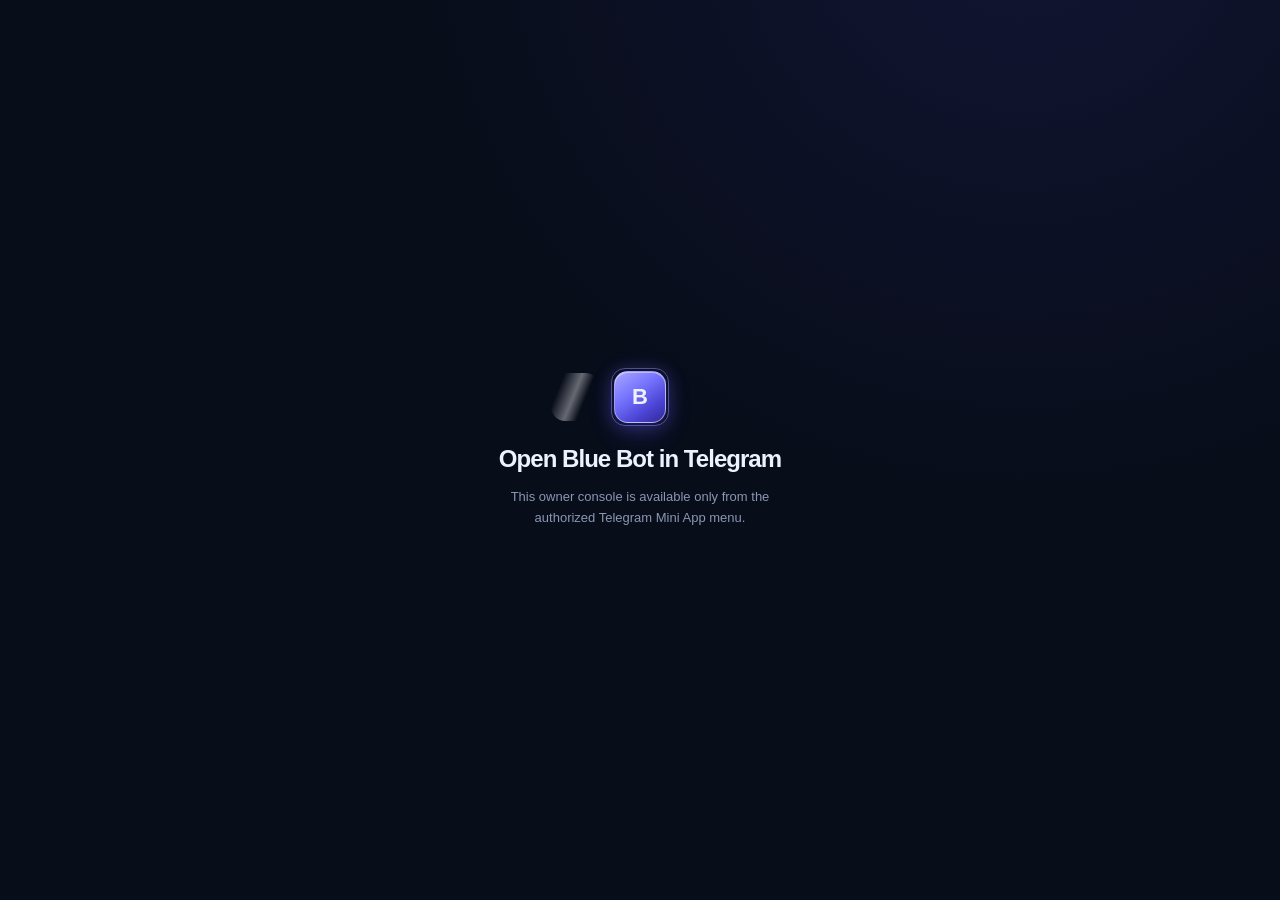
<file: admin/index.html>
<!doctype html>
<html lang="en">
<head>
  <meta charset="utf-8">
  <meta name="viewport" content="width=device-width,initial-scale=1,maximum-scale=1,viewport-fit=cover">
  <meta name="color-scheme" content="dark">
  <meta name="theme-color" content="#080d1a">
  <title>Blue Bot — Owner Mini App</title>
  <link rel="stylesheet" href="/admin/styles.css">
  <script src="https://telegram.org/js/telegram-web-app.js"></script>
  <script src="/admin/app.js" defer></script>
  <script src="/admin/navigation.js" defer></script>
</head>
<body>
  <main id="browser-blocked" class="browser-blocked"><div class="brand-mark">B</div><h1>Open Blue Bot in Telegram</h1><p>This owner console is available only from the authorized Telegram Mini App menu.</p></main>
  <main class="app-shell">
    <header class="app-header">
      <div class="brand-mark">B</div>
      <div class="brand-copy"><span>BLUE BOT</span><small>OWNER CONSOLE</small></div>
      <span class="secure-pill"><i></i> OWNER</span>
    </header>
    <div id="overview-view">
      <section class="welcome">
        <p class="eyebrow">TELEGRAM MINI APP</p>
        <h1 id="greeting">Welcome, Owner</h1>
        <p class="subheading">Your bot workspace at a glance.</p>
      </section>
      <section class="status-card" aria-live="polite">
        <span class="status-orb"><i></i></span>
        <div class="status-copy"><strong id="connection-title">Checking secure connection</strong><small id="connection-description">Verifying Telegram owner identity…</small></div>
        <button id="refresh-button" class="refresh-button" aria-label="Refresh overview">↻</button>
      </section>
      <section class="section-heading"><div><p class="eyebrow">LIVE OVERVIEW</p><h2>Workspace statistics</h2></div><span class="live-tag"><i></i> LIVE</span></section>
      <section class="metric-grid" aria-label="Live workspace statistics">
        <article class="metric-card"><span class="metric-label">Total users</span><span class="metric-icon">♙</span><strong id="metric-users">—</strong><small>Registered users</small></article>
        <article class="metric-card"><span class="metric-label">Media library</span><span class="metric-icon">▣</span><strong id="metric-media">—</strong><small id="media-breakdown">Videos and photos</small></article>
        <article class="metric-card"><span class="metric-label">Videos</span><span class="metric-icon">▷</span><strong id="metric-videos">—</strong><small>Indexed videos</small></article>
        <article class="metric-card"><span class="metric-label">Photos</span><span class="metric-icon">▧</span><strong id="metric-photos">—</strong><small>Photo-only items</small></article>
      </section>
      <section class="section-heading lower-heading"><div><p class="eyebrow">QUICK ACCESS</p><h2>Management</h2></div></section>
      <section class="management-list">
        <button class="management-item" data-feature="users"><span class="management-icon">♙</span><span><strong>User management</strong><small>Search and review user records</small></span><span class="management-arrow">›</span></button>
        <button class="management-item" data-feature="media"><span class="management-icon">▣</span><span><strong>Media library</strong><small>Videos and photo inventory</small></span><span class="management-arrow">›</span></button>
        <button class="management-item" data-feature="settings"><span class="management-icon">⚙</span><span><strong>Bot settings</strong><small>Configuration and controls</small></span><span class="management-arrow">›</span></button>
        <button class="management-item" data-feature="owner-controls"><span class="management-icon">🛡</span><span><strong>Owner controls</strong><small>Manage users, media and bot actions</small></span><span class="management-arrow">›</span></button>
      </section>
    </div>
    <section id="user-management-view" class="user-management-view" hidden>
      <button id="back-to-overview" class="back-button">‹ <span>Back to overview</span></button>
      <div class="section-heading user-heading"><div><p class="eyebrow">USER DIRECTORY</p><h2>User management</h2></div><span id="user-total" class="count-pill">— users</span></div>
      <label id="user-search-label" class="search-label" for="user-search">Search users</label>
      <input id="user-search" class="search-input" type="search" maxlength="80" placeholder="Name, username or exact ID" autocomplete="off">
      <p id="user-list-status" class="list-status" role="status" aria-live="polite">Load authenticated user records.</p>
      <div id="user-list" class="user-list" aria-live="polite"></div>
      <div id="user-pagination" class="pagination">
        <button id="users-prev" class="page-button" disabled>Previous</button>
        <span id="users-page-label">Page 1 of 1</span>
        <button id="users-next" class="page-button" disabled>Next</button>
      </div>
      <p class="read-only-note">Read-only access. Open any user record to inspect available account details.</p>
    </section>
    <section id="media-library-view" class="media-library-view" hidden>
      <button id="back-from-media" class="back-button">‹ <span>Back to overview</span></button>
      <div class="section-heading user-heading"><div><p class="eyebrow">CONTENT INVENTORY</p><h2>Media library</h2></div><span id="media-total" class="count-pill">— items</span></div>
      <label class="search-label" for="media-search">Search media</label>
      <input id="media-search" class="search-input" type="search" maxlength="80" placeholder="Media ID or caption" autocomplete="off">
      <label class="search-label" for="media-kind">Content type</label>
      <select id="media-kind" class="search-input">
        <option value="all">All media</option>
        <option value="videos">Videos</option>
        <option value="photos">Photos</option>
      </select>
      <p id="media-list-status" class="list-status" role="status" aria-live="polite">Load authenticated media inventory.</p>
      <div id="media-list" class="media-list" aria-live="polite"></div>
      <div class="pagination">
        <button id="media-prev" class="page-button" disabled>Previous</button>
        <span id="media-page-label">Page 1 of 1</span>
        <button id="media-next" class="page-button" disabled>Next</button>
      </div>
      <p class="read-only-note">Metadata only. Telegram file IDs are never returned to the browser and no media can be deleted from this screen.</p>
    </section>
    <section id="bot-settings-view" class="bot-settings-view" hidden>
      <button id="back-from-settings" class="back-button">‹ <span>Back to overview</span></button>
      <div class="section-heading user-heading"><div><p class="eyebrow">CONFIGURATION STATUS</p><h2>Bot settings</h2></div><span class="count-pill">READ ONLY</span></div>
      <p id="settings-list-status" class="list-status" role="status" aria-live="polite">Loading current configuration…</p>
      <div id="settings-list" class="settings-list" aria-live="polite"></div>
      <p class="read-only-note">This view is read-only. Owner Controls validates changes server-side, confirms destructive actions, and records a bounded audit trail.</p>
    </section>
    <section id="owner-controls-view" class="owner-controls-view" hidden>
      <button id="back-from-owner-controls" class="back-button">‹ <span>Back to overview</span></button>
      <section class="control-card background-upload-card">
        <p class="eyebrow">USER DASHBOARD APPEARANCE</p><h3>Background image</h3>
        <p class="field-hint">Upload a PNG, JPEG, or WebP image (maximum 2.5 MB). The saved image will appear behind the User Dashboard for all users.</p>
        <label class="search-label" for="background-image-file">Choose background image</label>
        <input id="background-image-file" class="search-input" type="file" accept="image/png,image/jpeg,image/webp">
        <div id="background-preview-wrap" class="background-preview-wrap" hidden><img id="background-preview" alt="User Dashboard background preview"></div>
        <div class="control-actions"><button id="upload-background" class="primary-button" type="button" disabled>Upload and apply</button><button id="remove-background" class="secondary-button danger-button" type="button">Remove custom background</button></div>
        <p id="background-upload-status" class="list-status" role="status" aria-live="polite">The default background is active until you upload an image.</p>
      </section>
      <div class="section-heading user-heading"><div><p class="eyebrow">OWNER CONTROL PANEL</p><h2>Owner controls</h2></div><span class="count-pill">OWNER ONLY</span></div>
      <p class="controls-intro">Actions here use Blue Bot's existing database records and Telegram bot. Confirm destructive or bulk actions before submitting.</p>
      <section class="control-card">
        <div class="control-card-heading"><div><p class="eyebrow">BOT STATISTICS</p><h3>Owner overview</h3></div><button id="load-owner-stats" class="secondary-button" type="button">Refresh</button></div>
        <div id="owner-stats" class="owner-stats"><p class="list-status">Tap Refresh to load the full /panel statistics.</p></div>
      </section>
      <section class="control-card">
        <p class="eyebrow">AUTOMATION</p><h3>Auto broadcast new videos</h3>
        <p id="auto-broadcast-state" class="list-status">Load the current state from Bot Settings.</p>
        <label class="control-check"><input id="auto-broadcast-toggle" type="checkbox"><span>Notify users when a new public video is added</span></label>
        <button id="save-auto-broadcast" class="primary-button" type="button">Save auto broadcast</button>
      </section>
      <section class="control-card">
        <p class="eyebrow">REQUIRED CHANNEL</p><h3>Channel join requirement</h3>
        <label class="search-label" for="channel-link">Public channel link or @username</label>
        <input id="channel-link" class="search-input" type="text" maxlength="300" placeholder="https://t.me/your_channel" autocomplete="off">
        <div class="control-actions"><button id="save-channel" class="primary-button" type="button">Set channel</button><button id="remove-channel" class="secondary-button danger-button" type="button">Remove channel</button></div>
        <p class="field-hint">The bot must be an administrator in the public channel.</p>
      </section>
      <section class="control-card">
        <p class="eyebrow">MEDIA GROUPS</p><h3>Admin group configuration</h3>
        <label class="search-label" for="admin-group-type">Group purpose</label>
        <select id="admin-group-type" class="search-input"><option value="public">Public video group</option><option value="private">Private video group</option></select>
        <label class="search-label" for="admin-group-id">Group ID or public @username</label>
        <input id="admin-group-id" class="search-input" type="text" maxlength="100" placeholder="-1001234567890 or @groupname" autocomplete="off">
        <button id="save-admin-group" class="primary-button" type="button">Set admin group</button>
        <p class="field-hint">The bot must already be in the group. Private groups normally require the numeric chat ID.</p>
      </section>
      <section class="control-card">
        <p class="eyebrow">USER MANAGEMENT</p><h3>Account actions</h3>
        <label class="search-label" for="owner-user-id">Telegram user ID</label>
        <input id="owner-user-id" class="search-input" type="text" inputmode="numeric" maxlength="20" placeholder="Enter exact user ID" autocomplete="off">
        <label class="search-label" for="owner-user-action">Action</label>
        <select id="owner-user-action" class="search-input">
          <option value="ban_user">Ban user</option><option value="unban_user">Unban user</option>
          <option value="grant_private_access">Grant private group access</option><option value="revoke_private_access">Revoke private group access</option>
        </select>
        <button id="run-user-action" class="primary-button" type="button">Run user action</button>
      </section>
      <section class="control-card">
        <p class="eyebrow">BROADCAST</p><h3>Send a message</h3>
        <label class="search-label" for="broadcast-target">Recipient</label>
        <input id="broadcast-target" class="search-input" type="text" maxlength="20" value="all" placeholder="all or exact user ID" autocomplete="off">
        <label class="search-label" for="broadcast-message">Message text</label>
        <textarea id="broadcast-message" class="search-input control-textarea" maxlength="4000" rows="5" placeholder="Write the message to send"></textarea>
        <label class="control-check"><input id="broadcast-confirm" type="checkbox"><span>I confirm that this message should be sent to the selected recipient(s).</span></label>
        <button id="start-broadcast" class="primary-button" type="button">Start broadcast</button>
        <p id="broadcast-status" class="list-status" role="status" aria-live="polite">No broadcast started.</p>
      </section>
      <section class="control-card">
        <p class="eyebrow">MEDIA MANAGEMENT</p><h3>Delete media or manage thumbnails</h3>
        <label class="search-label" for="owner-media-kind">Media action</label>
        <select id="owner-media-kind" class="search-input">
          <option value="public_video">Delete public video (vN)</option><option value="private_video">Delete private video (zN)</option>
          <option value="public_photo">Delete public photo (pN)</option><option value="private_photo">Delete private photo (zpN)</option>
        </select>
        <label class="search-label" for="owner-media-id">Media ID</label>
        <input id="owner-media-id" class="search-input" type="text" maxlength="30" placeholder="v5, z5, p3 or zp3" autocomplete="off">
        <button id="delete-media" class="primary-button danger-button" type="button">Delete media</button>
        <div class="control-divider"></div>
        <label class="search-label" for="owner-thumbnail-file-id">Thumbnail Telegram file_id</label>
        <input id="owner-thumbnail-file-id" class="search-input" type="text" maxlength="1024" placeholder="Paste the photo file_id" autocomplete="off">
        <div class="control-actions"><button id="set-thumbnail" class="primary-button" type="button">Set thumbnail</button><button id="remove-thumbnail" class="secondary-button danger-button" type="button">Remove thumbnail</button></div>
        <p class="field-hint">Thumbnail changes apply to video IDs vN or zN. You can continue using the existing /setthumb command with a photo caption, too.</p>
        <div class="control-divider"></div>
        <button id="create-referral-link" class="secondary-button" type="button">Create video referral link</button>
        <p id="referral-result" class="list-status" role="status" aria-live="polite">Enter a public video ID (vN) above to create its link.</p>
      </section>
    </section>
    <p class="notice" id="notice" role="status" aria-live="polite">Opening inside Telegram is required to verify the owner identity.</p>
    <footer>BLUE BOT <span>·</span> SECURE OWNER MINI APP</footer>
  </main>
</body>
</html>
</file>
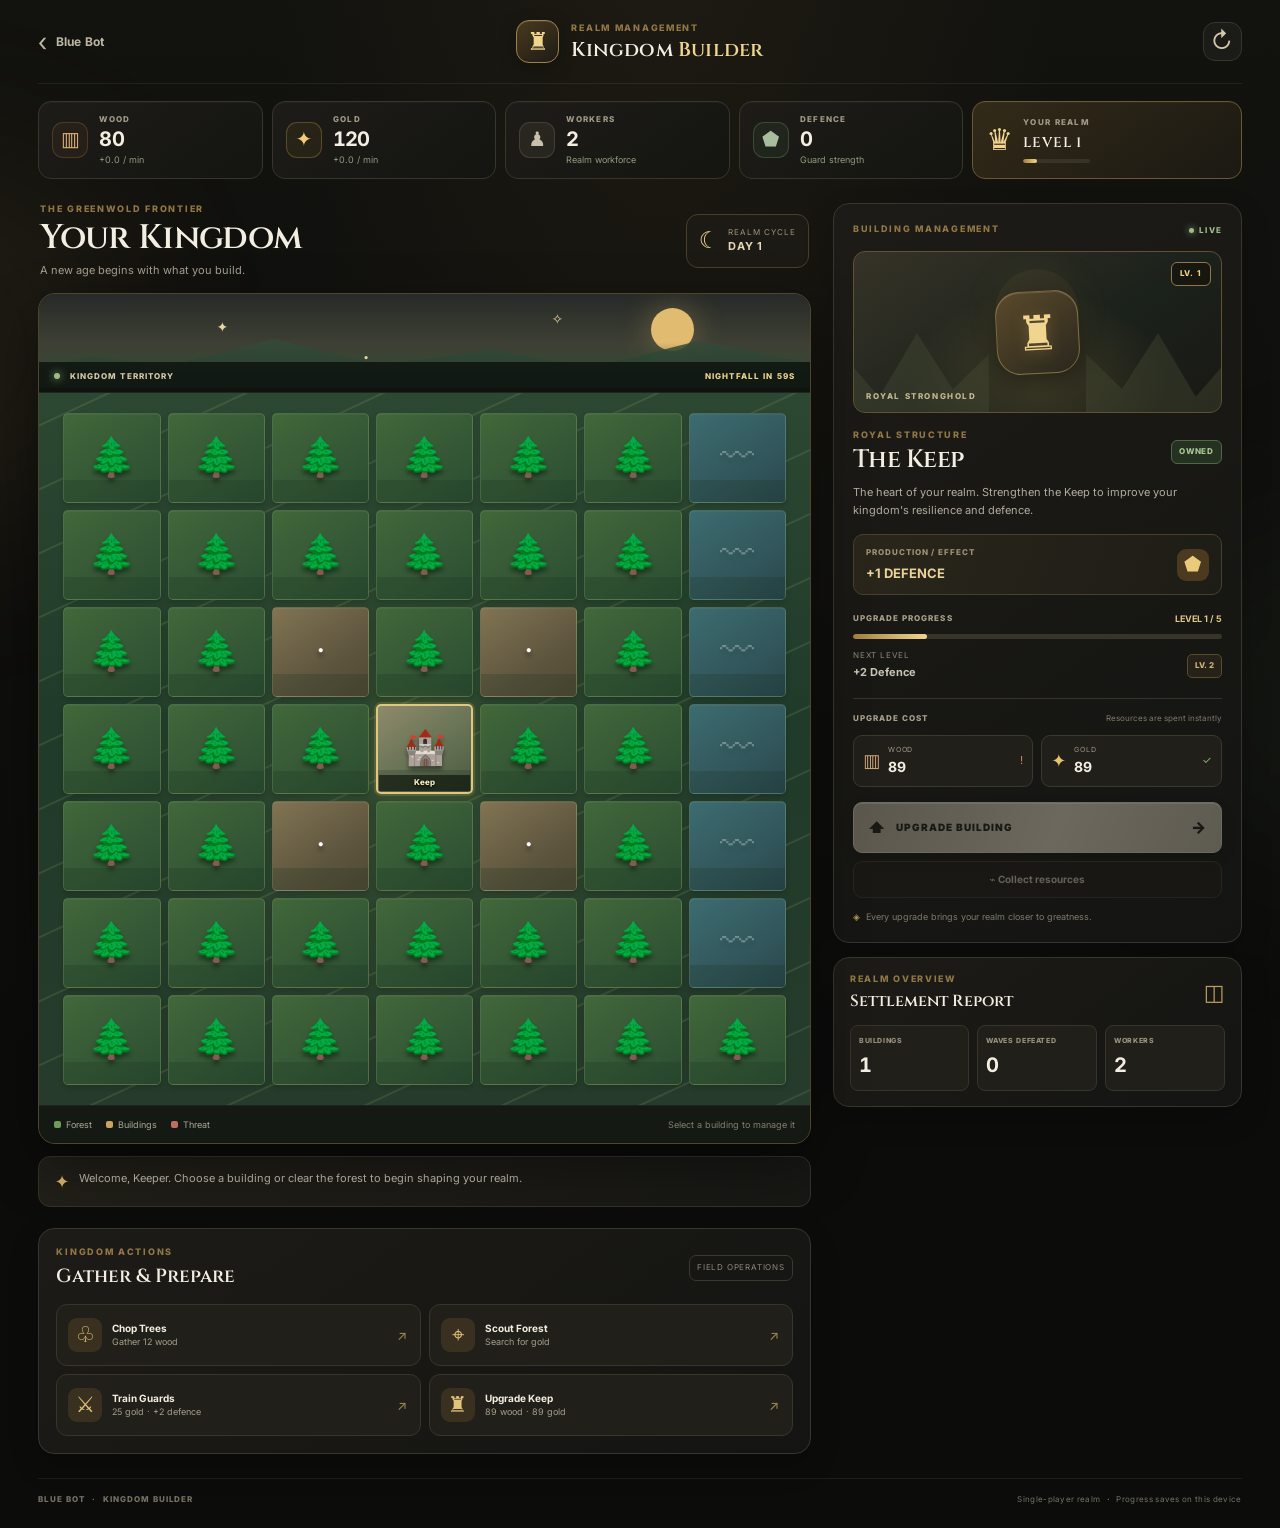
<file: user_app/game/index.html>
<!doctype html>
<html lang="en">
<head>
<meta charset="utf-8">
<meta name="viewport" content="width=device-width,initial-scale=1,maximum-scale=1,viewport-fit=cover">
<meta name="color-scheme" content="dark">
<meta name="theme-color" content="#10100f">
<title>Kingdom Builder — Blue Bot</title>
<link rel="stylesheet" href="game.css">
<script src="https://telegram.org/js/telegram-web-app.js"></script>
<script src="game.js" defer></script>
</head>
<body>
<div class="ambient ambient-one"></div><div class="ambient ambient-two"></div>
<main class="game-shell">
  <header class="topbar">
    <a class="back-link" href="https://blue-bot-qz5f.onrender.com/app/" aria-label="Back to Blue Bot dashboard"><span class="back-chevron">‹</span><span>Blue Bot</span></a>
    <div class="brand"><div class="brand-mark">♜</div><div><p>REALM MANAGEMENT</p><h1>Kingdom <span>Builder</span></h1></div></div>
    <button id="reset-game" class="icon-button" type="button" aria-label="Reset game" title="Reset kingdom">↻</button>
  </header>

  <section class="resource-strip" aria-label="Kingdom resources">
    <div class="resource-card"><span class="resource-icon wood-icon">▥</span><div><small>WOOD</small><strong id="wood">80</strong><em id="wood-rate">+0 / min</em></div></div>
    <div class="resource-card"><span class="resource-icon gold-icon">✦</span><div><small>GOLD</small><strong id="gold">120</strong><em id="gold-rate">+0 / min</em></div></div>
    <div class="resource-card"><span class="resource-icon worker-icon">♟</span><div><small>WORKERS</small><strong id="workers">2</strong><em>Realm workforce</em></div></div>
    <div class="resource-card"><span class="resource-icon guard-icon">⬟</span><div><small>DEFENCE</small><strong id="defence">0</strong><em>Guard strength</em></div></div>
    <div class="realm-level"><span class="level-crown">♛</span><div><small>YOUR REALM</small><strong>LEVEL <span id="keep-level">1</span></strong><div class="level-track"><i id="realm-progress"></i></div></div></div>
  </section>

  <div class="workspace">
    <section class="world-column">
      <div class="world-heading">
        <div><p class="eyebrow">THE GREENWOLD FRONTIER</p><h2>Your Kingdom</h2><p class="subheading">A new age begins with what you build.</p></div>
        <div class="day-badge"><span class="moon">☾</span><div><small>REALM CYCLE</small><strong id="day-label">DAY 1</strong></div></div>
      </div>
      <section class="world-card" aria-label="Interactive kingdom world">
        <div class="world-sky"><span class="sky-star star-a">✦</span><span class="sky-star star-b">·</span><span class="sky-star star-c">✧</span><div class="world-sun"></div><div class="distant-mountains"></div></div>
        <div class="world-ribbon"><span><i class="live-dot"></i> KINGDOM TERRITORY</span><span id="next-wave">NIGHTFALL IN 60S</span></div>
        <div id="game-map" class="game-map" aria-label="Select a tile or building"></div>
        <div class="map-footer"><span><i class="legend-dot forest-dot"></i> Forest</span><span><i class="legend-dot building-dot"></i> Buildings</span><span><i class="legend-dot threat-dot"></i> Threat</span><span class="map-hint">Select a building to manage it</span></div>
      </section>
      <div class="world-notice"><span class="notice-symbol">✦</span><p id="game-message" role="status" aria-live="polite">Welcome, Keeper. Choose a building or clear the forest to begin shaping your realm.</p></div>
      <section class="activity-panel">
        <div class="section-heading"><div><p class="eyebrow">KINGDOM ACTIONS</p><h3>Gather &amp; Prepare</h3></div><span class="section-count">FIELD OPERATIONS</span></div>
        <div class="action-grid">
          <button id="chop-tree" class="action-card" type="button"><span class="action-symbol">♧</span><span><strong>Chop Trees</strong><small>Gather 12 wood</small></span><span class="action-arrow">↗</span></button>
          <button id="scout" class="action-card" type="button"><span class="action-symbol">⌖</span><span><strong>Scout Forest</strong><small>Search for gold</small></span><span class="action-arrow">↗</span></button>
          <button id="train-guard" class="action-card" type="button"><span class="action-symbol">⚔</span><span><strong>Train Guards</strong><small>25 gold · +2 defence</small></span><span class="action-arrow">↗</span></button>
          <button id="upgrade-keep" class="action-card" type="button"><span class="action-symbol">♜</span><span><strong>Upgrade Keep</strong><small id="keep-cost">50 wood · 50 gold</small></span><span class="action-arrow">↗</span></button>
        </div>
      </section>
    </section>

    <aside class="management-column" aria-label="Building management">
      <section class="building-panel">
        <div class="panel-topline"><p class="eyebrow">BUILDING MANAGEMENT</p><span class="status-indicator"><i></i> LIVE</span></div>
        <div id="detail-art" class="detail-art art-keep"><div class="art-glow"></div><div class="art-sigil">♜</div><span id="detail-level" class="art-level">LV. 1</span><span class="art-caption" id="detail-art-caption">ROYAL STRONGHOLD</span></div>
        <div class="detail-heading"><div><p id="detail-category" class="eyebrow">ROYAL STRUCTURE</p><h2 id="detail-name">The Keep</h2></div><span id="detail-state" class="owned-pill">OWNED</span></div>
        <p id="detail-description" class="detail-description">The heart of your realm. Strengthen the Keep to unlock a more resilient kingdom.</p>
        <div class="production-card"><div><small>PRODUCTION / EFFECT</small><strong id="detail-production">+1 DEFENCE</strong></div><span class="production-symbol" id="detail-production-icon">⬟</span></div>
        <div class="upgrade-block"><div class="upgrade-title"><span>UPGRADE PROGRESS</span><strong id="upgrade-level-text">LEVEL 1 / 5</strong></div><div class="upgrade-track"><i id="upgrade-progress"></i></div><div class="next-upgrade"><div><small>NEXT LEVEL</small><strong id="next-level-benefit">+1 Defence</strong></div><span id="next-level-tag">LV. 2</span></div></div>
        <div class="cost-block"><div class="cost-title"><span id="cost-heading">UPGRADE COST</span><small id="cost-note">Resources are spent instantly</small></div><div class="cost-items"><div class="cost-item"><span class="cost-wood">▥</span><div><small>WOOD</small><strong id="detail-wood-cost">50</strong></div><i id="wood-check">✓</i></div><div class="cost-item"><span class="cost-gold">✦</span><div><small>GOLD</small><strong id="detail-gold-cost">50</strong></div><i id="gold-check">✓</i></div></div></div>
        <button id="primary-building-action" class="primary-action" type="button"><span id="primary-action-icon">⬆</span><span id="primary-action-label">UPGRADE BUILDING</span><span class="button-arrow">→</span></button>
        <button id="collect-production" class="secondary-action" type="button">⌁ <span>Collect resources</span></button>
        <p class="panel-footnote"><span>◈</span> Every upgrade brings your realm closer to greatness.</p>
      </section>
      <section class="realm-summary">
        <div class="section-heading"><div><p class="eyebrow">REALM OVERVIEW</p><h3>Settlement Report</h3></div><span class="report-mark">◫</span></div>
        <div class="summary-grid"><div><small>BUILDINGS</small><strong id="building-count">1</strong></div><div><small>WAVES DEFEATED</small><strong id="kills">0</strong></div><div><small>WORKERS</small><strong id="summary-workers">2</strong></div></div>
      </section>
    </aside>
  </div>
  <footer class="game-footer"><span>BLUE BOT <b>·</b> KINGDOM BUILDER</span><span>Single-player realm <b>·</b> Progress saves on this device</span></footer>
</main>
<div id="confirm-modal" class="modal" hidden><div class="modal-card"><span class="modal-crest">♜</span><p class="eyebrow">A NEW BEGINNING</p><h2>Reset your kingdom?</h2><p>This clears the saved realm on this device and starts a new game.</p><div class="modal-actions"><button id="cancel-reset" type="button">Keep my realm</button><button id="confirm-reset" type="button">Reset kingdom</button></div></div></div>
</body>
</html>
</file>
<file: admin/styles.css>
:root{color-scheme:dark;--bg:#080d1a;--panel:#10182a;--panel2:#121d32;--border:#24314a;--text:#eef2ff;--muted:#8997b2;--indigo:#7775ff;--cyan:#55c9e9;--green:#4fd1a1;--red:#ff8d9a;font-family:Inter,-apple-system,BlinkMacSystemFont,"Segoe UI",sans-serif}
*{box-sizing:border-box}html{min-height:100%;background:var(--bg)}body{margin:0;min-height:100vh;background:radial-gradient(ellipse at 80% -10%,#36318a38,transparent 42%),var(--bg);color:var(--text);font-size:14px;-webkit-font-smoothing:antialiased}button,input{font:inherit;color:inherit;-webkit-tap-highlight-color:transparent}button{cursor:pointer}.app-shell{display:none;width:100%;max-width:680px;min-height:100vh;margin:0 auto;padding:calc(18px + env(safe-area-inset-top)) 18px calc(20px + env(safe-area-inset-bottom))}
.app-header{display:flex;align-items:center;gap:11px;padding:4px 0 28px}.brand-mark{display:grid;place-items:center;width:42px;height:42px;border-radius:14px;background:linear-gradient(140deg,#8c88ff,#5146d6);box-shadow:0 8px 25px #6058ee38;font-size:22px;font-weight:900}.brand-copy{display:grid;gap:4px}.brand-copy span{font-size:12px;font-weight:850;letter-spacing:.17em}.brand-copy small{font-size:9px;letter-spacing:.17em;color:#8190ae}.secure-pill,.live-tag{margin-left:auto;display:flex;align-items:center;gap:7px;padding:7px 10px;border:1px solid #39366a;background:#6258ef14;border-radius:20px;color:#b7b3ff;font-size:9px;font-weight:800;letter-spacing:.1em}.secure-pill i,.live-tag i{width:6px;height:6px;border-radius:50%;background:var(--green);box-shadow:0 0 0 3px #4fd1a11a}
.welcome{padding:8px 2px 21px}.eyebrow{margin:0 0 9px;color:#9b98ff;font-size:9px;font-weight:800;letter-spacing:.16em}.welcome h1{margin:0;font-size:clamp(25px,7vw,32px);line-height:1.15;letter-spacing:-.045em;font-weight:800}.subheading{margin:9px 0 0;color:var(--muted);font-size:12px;line-height:1.5}
.status-card{display:flex;align-items:center;gap:12px;padding:14px;border:1px solid var(--border);border-radius:16px;background:linear-gradient(120deg,#171d35,#10182a 75%);box-shadow:0 12px 32px #0002}.status-orb{width:35px;height:35px;flex:none;display:grid;place-items:center;border-radius:12px;background:#4fd1a113;border:1px solid #4fd1a12b}.status-orb i{width:8px;height:8px;border-radius:50%;background:#6b7c98}.status-copy{display:grid;gap:5px;min-width:0}.status-copy strong{font-size:12px;font-weight:750}.status-copy small{color:var(--muted);font-size:10px;line-height:1.45}.refresh-button{margin-left:auto;flex:none;width:34px;height:34px;border-radius:10px;border:1px solid #303c57;background:#151e32;color:#b7b5ff;font-size:22px}
.section-heading{display:flex;align-items:center;gap:12px;margin:27px 1px 14px}.section-heading .eyebrow{margin-bottom:5px;font-size:8px}.section-heading h2{margin:0;font-size:16px;letter-spacing:-.025em}.live-tag{margin-left:auto;padding:6px 8px;font-size:8px}
.metric-grid{display:grid;grid-template-columns:repeat(2,minmax(0,1fr));gap:10px}.metric-card{position:relative;min-height:122px;overflow:hidden;padding:14px;border:1px solid var(--border);border-radius:15px;background:linear-gradient(145deg,#141e32,#0e1627)}.metric-card:after{content:"";position:absolute;width:95px;height:95px;right:-42px;bottom:-52px;border-radius:50%;background:#7775ff0b}.metric-label{display:block;color:#a5b1c8;font-size:10px;font-weight:650}.metric-icon{position:absolute;top:11px;right:12px;width:28px;height:28px;display:grid;place-items:center;border:1px solid #7775ff30;border-radius:9px;background:#7775ff12;color:#a7a3ff;font-size:16px}.metric-card strong{display:block;margin-top:15px;font-size:27px;line-height:1;font-weight:800;letter-spacing:-.04em}.metric-card small{display:block;margin-top:8px;color:#7786a3;font-size:9px}
.lower-heading{margin-top:29px}.management-list{display:grid;gap:8px}.management-item{display:flex;align-items:center;gap:12px;width:100%;min-height:63px;padding:11px 13px;border:1px solid var(--border);border-radius:13px;background:#10182a;text-align:left}.management-item:active{background:#171f39}.management-icon{width:36px;height:36px;display:grid;place-items:center;flex:none;border:1px solid #7775ff2c;border-radius:11px;background:#7775ff12;color:#a7a3ff;font-size:18px}.management-item span:nth-child(2){display:grid;gap:5px}.management-item strong{font-size:11px;font-weight:750}.management-item small{font-size:9px;color:var(--muted)}.management-arrow{margin-left:auto;color:#7f8ca7;font-size:23px}
.notice{margin:18px 1px 0;padding:11px 12px;border:1px solid #29354d;border-radius:11px;background:#10182a;color:#8f9db7;font-size:10px;line-height:1.5}.notice[data-state=success]{border-color:#2e5d54;color:#8de2c7}.notice[data-state=error]{border-color:#68404b;color:#ffabb4}footer{display:flex;justify-content:center;gap:7px;margin-top:25px;color:#53617d;font-size:8px;font-weight:700;letter-spacing:.13em}
.user-management-view[hidden],.media-library-view[hidden],.bot-settings-view[hidden],#overview-view[hidden]{display:none!important}.back-button{display:inline-flex;align-items:center;gap:8px;padding:9px 12px;border:1px solid var(--border);border-radius:10px;background:#10182a;color:#c7caff;font-size:11px}.back-button:first-letter{font-size:20px}.user-heading{margin-top:22px}.count-pill{margin-left:auto;padding:7px 9px;border:1px solid #39366a;border-radius:20px;background:#6258ef14;color:#b7b3ff;font-size:9px;font-weight:750;white-space:nowrap}.search-label{display:block;margin:18px 0 7px;color:#a5b1c8;font-size:10px;font-weight:700}.search-input{display:block;width:100%;min-height:43px;padding:0 13px;border:1px solid #303c57;border-radius:12px;background:#0d1525;outline:none;font-size:12px}.search-input:focus{border-color:#7775ff;box-shadow:0 0 0 3px #7775ff1c}.search-input::placeholder{color:#697894}.list-status{margin:13px 1px;color:#8997b2;font-size:10px;line-height:1.5}.user-list{display:grid;gap:8px}.user-card{display:flex;align-items:center;gap:10px;min-width:0;padding:12px;border:1px solid var(--border);border-radius:13px;background:linear-gradient(130deg,#131d31,#0f1728)}.user-avatar{display:grid;place-items:center;width:37px;height:37px;flex:none;border:1px solid #7775ff36;border-radius:12px;background:#7775ff16;color:#b7b3ff;font-size:14px;font-weight:800}.user-details{display:grid;gap:4px;min-width:0;flex:1}.user-name{overflow:hidden;text-overflow:ellipsis;white-space:nowrap;font-size:11px}.user-handle,.user-id{overflow-wrap:anywhere;color:#8997b2;font-size:9px}.user-meta{display:grid;justify-items:end;gap:6px;flex:none}.share-count{color:#aab6cc;font-size:9px}.user-state{padding:4px 6px;border:1px solid #28604f;border-radius:10px;background:#4fd1a110;color:#8de2c7;font-size:8px;font-weight:750}.user-state.banned{border-color:#68404b;background:#ff8d9a10;color:#ffabb4}.empty-users{padding:24px 12px;border:1px dashed #303c57;border-radius:13px;color:#8997b2;text-align:center;font-size:11px}.pagination{display:flex;align-items:center;justify-content:space-between;gap:10px;margin-top:14px;color:#8997b2;font-size:9px}.page-button{padding:8px 10px;border:1px solid #303c57;border-radius:9px;background:#121b2d;font-size:10px}.page-button:disabled{opacity:.4;cursor:default}.read-only-note{margin:14px 1px 0;color:#71809d;font-size:9px;line-height:1.5}
@media(min-width:520px){.app-shell{padding-left:24px;padding-right:24px}.metric-grid{grid-template-columns:repeat(4,minmax(0,1fr))}.metric-card{min-height:133px;padding:13px}.metric-card strong{font-size:24px}.metric-icon{position:static;margin-top:10px;width:26px;height:26px}.metric-card strong{margin-top:12px}}
@media(prefers-reduced-motion:no-preference){.metric-card,.management-item,.status-card{animation:rise-in .28s ease both}.metric-card:nth-child(2){animation-delay:.04s}.metric-card:nth-child(3){animation-delay:.08s}.metric-card:nth-child(4){animation-delay:.12s}@keyframes rise-in{from{opacity:.4;transform:translateY(5px)}to{opacity:1;transform:translateY(0)}}}
body.telegram-ready .app-shell{display:block}body.telegram-ready #browser-blocked{display:none}.browser-blocked{display:grid;place-content:center;justify-items:center;gap:14px;min-height:100vh;padding:32px;text-align:center}.browser-blocked .brand-mark{width:52px;height:52px}.browser-blocked h1{margin:8px 0 0;font-size:24px;letter-spacing:-.04em}.browser-blocked p{max-width:290px;margin:0;color:#8997b2;font-size:13px;line-height:1.6}

.media-list{display:grid;gap:8px}.media-card{display:flex;align-items:center;gap:10px;min-width:0;padding:12px;border:1px solid var(--border);border-radius:13px;background:linear-gradient(130deg,#131d31,#0f1728)}.media-avatar{display:grid;place-items:center;width:37px;height:37px;flex:none;border:1px solid #7775ff36;border-radius:12px;background:#7775ff16;color:#b7b3ff;font-size:17px;font-weight:800}.media-details{display:grid;gap:5px;min-width:0;flex:1}.media-name{font-size:11px;font-weight:800}.media-caption,.media-stats{overflow-wrap:anywhere;color:#8997b2;font-size:9px;line-height:1.4}.media-meta{display:grid;justify-items:end;gap:6px;flex:none}.media-state,.media-type{padding:4px 6px;border:1px solid #28604f;border-radius:10px;background:#4fd1a110;color:#8de2c7;font-size:8px;font-weight:750;text-transform:capitalize}.media-state.private{border-color:#39366a;background:#6258ef14;color:#b7b3ff}.media-type{border-color:#303c57;background:#151e32;color:#a5b1c8}.media-rating{color:#a5b1c8;font-size:8px;white-space:nowrap}

.settings-list{display:grid;gap:9px}.setting-card{display:flex;align-items:center;gap:12px;padding:14px;border:1px solid var(--border);border-radius:13px;background:linear-gradient(130deg,#131d31,#0f1728)}.setting-details{display:grid;gap:6px;min-width:0;flex:1}.setting-title{font-size:11px;font-weight:750}.setting-description{color:#8997b2;font-size:9px;line-height:1.45}.setting-value{flex:none;max-width:46%;padding:6px 8px;border:1px solid #303c57;border-radius:10px;background:#151e32;color:#a5b1c8;font-size:9px;font-weight:750;text-align:center}.setting-value.enabled{border-color:#28604f;background:#4fd1a110;color:#8de2c7}.setting-value.disabled{border-color:#68404b;background:#ff8d9a10;color:#ffabb4}


.user-card-actions { grid-column: 1 / -1; display: flex; justify-content: flex-end; }
.user-detail-button { border: 1px solid rgba(129, 140, 248, .42); border-radius: 10px; background: rgba(99, 102, 241, .13); color: #c7d2fe; padding: 8px 12px; font: inherit; font-size: .82rem; cursor: pointer; }
.user-detail-button:focus-visible, .back-button:focus-visible { outline: 2px solid #a5b4fc; outline-offset: 3px; }
.user-detail-panel { margin: 14px 0; padding: 16px; border: 1px solid rgba(129, 140, 248, .25); border-radius: 16px; background: rgba(17, 26, 48, .88); }
.user-detail-heading h3 { margin: 4px 0 14px; overflow-wrap: anywhere; }
.user-detail-fields { display: grid; grid-template-columns: repeat(2, minmax(0, 1fr)); gap: 10px; margin-top: 14px; }
.user-detail-field { min-width: 0; padding: 12px; border: 1px solid rgba(148, 163, 184, .12); border-radius: 12px; background: rgba(8, 13, 26, .65); }
.user-detail-field small { display: block; color: #94a3b8; margin-bottom: 6px; }
.user-detail-field strong { display: block; color: #e2e8f0; overflow-wrap: anywhere; }
@media (max-width: 420px) { .user-detail-fields { grid-template-columns: minmax(0, 1fr); } }

/* Owner controls: action forms inherit the Premium Dark design system. */
.owner-controls-view { display: grid; gap: 14px; }
.controls-intro, .field-hint { color: var(--muted); font-size: 12px; line-height: 1.55; }
.control-card { min-width: 0; padding: 16px; border: 1px solid var(--border); border-radius: 18px; background: linear-gradient(145deg, rgba(18,29,50,.96), rgba(12,19,34,.96)); box-shadow: 0 10px 28px rgba(0,0,0,.12); }
.control-card h3 { margin: 4px 0 12px; color: var(--text); font-size: 16px; letter-spacing: -.2px; }
.control-card .eyebrow { margin-bottom: 4px; }
.control-card .search-label { display: block; margin: 12px 0 7px; }
.control-card .search-input { width: 100%; box-sizing: border-box; }
.control-card .primary-button, .control-card .secondary-button { min-height: 42px; padding: 10px 13px; border-radius: 11px; font: inherit; font-size: 13px; font-weight: 650; cursor: pointer; }
.primary-button { border: 1px solid rgba(119,117,255,.6); color: #fff; background: linear-gradient(135deg, #6865f5, #5148d9); }
.secondary-button { border: 1px solid var(--border); color: var(--text); background: rgba(148,163,184,.08); }
.danger-button { border-color: rgba(255,141,154,.35); }
.control-actions { display: flex; flex-wrap: wrap; gap: 8px; margin-top: 12px; }
.control-actions > button { flex: 1 1 130px; }
.control-check { display: flex; align-items: flex-start; gap: 9px; margin: 12px 0; color: var(--text); font-size: 13px; line-height: 1.45; }
.control-check input { accent-color: var(--indigo); margin-top: 2px; }
.control-textarea { resize: vertical; min-height: 110px; font: inherit; }
.control-divider { height: 1px; margin: 16px 0; background: var(--border); }
.control-card-heading { display: flex; align-items: center; justify-content: space-between; gap: 10px; }
.owner-stats { display: grid; grid-template-columns: repeat(2, minmax(0, 1fr)); gap: 8px; margin-top: 12px; }
.owner-stat { min-width: 0; padding: 11px; border: 1px solid rgba(148,163,184,.13); border-radius: 12px; background: rgba(8,13,26,.55); }
.owner-stat small { display: block; color: var(--muted); font-size: 11px; line-height: 1.4; }
.owner-stat strong { display: block; margin-top: 5px; color: var(--text); font-size: 19px; overflow-wrap: anywhere; }
.control-card button:disabled { opacity: .55; cursor: not-allowed; }
#referral-result { overflow-wrap: anywhere; }
@media (max-width: 360px) { .control-card { padding: 12px; } .owner-stats { grid-template-columns: minmax(0, 1fr); } }

.background-preview-wrap{margin:14px 0;border:1px solid var(--border);border-radius:16px;overflow:hidden;background:#0b1020;max-height:260px}.background-preview-wrap img{display:block;width:100%;max-height:260px;object-fit:cover;object-position:center}.background-upload-card .field-hint{line-height:1.6}


/* Premium brand mark, icon system, borders and button feedback. */
.brand-mark {
  position: relative;
  isolation: isolate;
  overflow: visible;
  border: 1px solid rgba(224, 222, 255, .58);
  background: linear-gradient(145deg, #aaa6ff 0%, #7775ff 38%, #4b43d4 72%, #302a93 100%);
  box-shadow: 0 8px 24px rgba(91, 84, 255, .3), inset 0 1px 0 rgba(255,255,255,.42);
  animation: brand-mark-float 5s ease-in-out infinite;
}
.brand-mark::before {
  content: "";
  position: absolute;
  z-index: -1;
  inset: -4px;
  border: 1px solid rgba(140, 137, 255, .52);
  border-radius: inherit;
  box-shadow: 0 0 18px rgba(119, 117, 255, .2);
  animation: brand-ring-pulse 3.8s ease-in-out infinite;
  pointer-events: none;
}
.brand-mark::after {
  content: "";
  position: absolute;
  inset: 1px;
  border-radius: inherit;
  background: linear-gradient(112deg, transparent 20%, rgba(255,255,255,.38) 47%, transparent 66%);
  transform: translateX(-135%);
  animation: brand-mark-sheen 6s ease-in-out infinite;
  pointer-events: none;
}
@keyframes brand-mark-float {
  0%, 100% { transform: translateY(0); box-shadow: 0 8px 24px rgba(91,84,255,.28), inset 0 1px 0 rgba(255,255,255,.42); }
  50% { transform: translateY(-2px); box-shadow: 0 12px 30px rgba(91,84,255,.42), 0 0 18px rgba(119,117,255,.16), inset 0 1px 0 rgba(255,255,255,.48); }
}
@keyframes brand-ring-pulse {
  0%, 100% { opacity: .48; transform: scale(.98); }
  50% { opacity: 1; transform: scale(1.045); }
}
@keyframes brand-mark-sheen {
  0%, 68%, 100% { transform: translateX(-135%); }
  84% { transform: translateX(135%); }
}
.metric-icon, .management-icon, .media-avatar {
  transition: transform .22s ease, border-color .22s ease, background-color .22s ease, box-shadow .22s ease, color .22s ease;
}
.metric-card:hover .metric-icon, .management-item:hover .management-icon, .media-card:hover .media-avatar {
  transform: translateY(-2px) scale(1.045);
  border-color: rgba(153, 149, 255, .65);
  background-color: rgba(119, 117, 255, .2);
  box-shadow: 0 5px 18px rgba(91, 84, 255, .16);
}
.metric-card, .media-card, .setting-card, .control-card, .user-detail-panel, .user-detail-field {
  transition: border-color .22s ease, box-shadow .22s ease, transform .22s ease;
}
.metric-card:hover, .media-card:hover, .setting-card:hover, .control-card:hover {
  border-color: rgba(119, 117, 255, .38);
  box-shadow: 0 12px 30px rgba(0, 0, 0, .18), 0 0 0 1px rgba(119, 117, 255, .035);
}
.management-item, .primary-button, .secondary-button, .danger-button, .refresh-button,
.user-detail-button, .back-button, .page-button {
  transition: transform .18s ease, border-color .18s ease, background .18s ease, box-shadow .18s ease, filter .18s ease;
}
.management-item:hover:not(:disabled), .user-detail-button:hover:not(:disabled), .back-button:hover:not(:disabled), .page-button:hover:not(:disabled), .refresh-button:hover:not(:disabled) {
  border-color: rgba(137, 133, 255, .58);
  box-shadow: 0 5px 18px rgba(68, 62, 190, .14);
}
.primary-button:hover:not(:disabled) {
  filter: brightness(1.12);
  transform: translateY(-1px);
  box-shadow: 0 7px 20px rgba(91, 84, 255, .25);
}
.secondary-button:hover:not(:disabled), .danger-button:hover:not(:disabled) {
  transform: translateY(-1px);
  border-color: rgba(160, 164, 255, .45);
  background-color: rgba(119, 117, 255, .12);
}
button:active:not(:disabled) { transform: translateY(1px) scale(.99); }
button:focus-visible, input:focus-visible, textarea:focus-visible {
  outline: 2px solid #a7a4ff;
  outline-offset: 3px;
}
@media (prefers-reduced-motion: reduce) {
  .brand-mark, .brand-mark::before, .brand-mark::after { animation: none !important; }
  .metric-icon, .management-icon, .media-avatar, .metric-card, .media-card, .setting-card, .control-card,
  .management-item, .primary-button, .secondary-button, .danger-button, .refresh-button,
  .user-detail-button, .back-button, .page-button { transition: none !important; }
}


/* Owner console information architecture: compact category navigation and focused panels. */
.control-section-nav {
  display: grid;
  grid-template-columns: repeat(2, minmax(0, 1fr));
  gap: 8px;
  margin: 2px 0 4px;
  padding: 8px;
  border: 1px solid rgba(119,117,255,.18);
  border-radius: 17px;
  background: rgba(8,13,26,.62);
}
.control-section-tab {
  display: grid;
  align-content: start;
  gap: 5px;
  min-width: 0;
  min-height: 64px;
  padding: 11px 12px;
  border: 1px solid transparent;
  border-radius: 12px;
  background: transparent;
  color: var(--muted);
  text-align: left;
  transition: background .18s ease, border-color .18s ease, color .18s ease, transform .18s ease;
}
.control-tab-title { color: inherit; font-size: 12px; font-weight: 800; line-height: 1.25; }
.control-tab-description { color: #7887a5; font-size: 9px; line-height: 1.4; }
.control-section-tab[aria-selected="true"] {
  border-color: rgba(137,133,255,.48);
  background: linear-gradient(135deg, rgba(119,117,255,.2), rgba(81,72,217,.09));
  color: #e4e3ff;
  box-shadow: inset 0 1px 0 rgba(255,255,255,.045), 0 5px 18px rgba(50,45,130,.12);
}
.control-section-tab[aria-selected="true"] .control-tab-description { color: #a6a8d7; }
.control-section-tab:hover { border-color: rgba(137,133,255,.3); color: var(--text); }
.control-section-tab:focus-visible { outline: 2px solid #a7a4ff; outline-offset: 2px; }
.control-section-panels { min-width: 0; }
.control-section-panel { display: grid; gap: 12px; min-width: 0; }
.control-section-panel[hidden] { display: none !important; }
.control-section-panel > .control-card { margin: 0; }
.owner-controls-view > .section-heading { margin-top: 18px; }
.owner-controls-view > .controls-intro { margin: -4px 1px 4px; }
@media (min-width: 520px) {
  .control-section-nav { grid-template-columns: repeat(3, minmax(0, 1fr)); padding: 9px; }
  .control-section-tab { min-height: 70px; }
}
@media (max-width: 360px) {
  .control-section-nav { gap: 6px; padding: 6px; }
  .control-section-tab { min-height: 59px; padding: 9px; }
  .control-tab-title { font-size: 11px; }
  .control-tab-description { font-size: 8px; }
}
@media (prefers-reduced-motion: reduce) {
  .control-section-tab { transition: none !important; }
}


/* Bottom-bar navigation for focused owner-console sections. */
.admin-bottom-nav {
  position: fixed; z-index: 1000; left: 50%; bottom: 0; transform: translateX(-50%);
  display: grid; grid-template-columns: repeat(5, minmax(0, 1fr)); gap: 4px;
  width: min(640px, calc(100% - 20px)); padding: 8px 8px calc(8px + env(safe-area-inset-bottom));
  border: 1px solid rgba(119,117,255,.24); border-bottom: 0; border-radius: 17px 17px 0 0;
  background: rgba(8,13,26,.95); box-shadow: 0 -12px 34px rgba(0,0,0,.3);
  backdrop-filter: blur(18px); -webkit-backdrop-filter: blur(18px);
}
.admin-bottom-nav button {
  display: flex; flex-direction: column; align-items: center; justify-content: center; gap: 4px;
  min-width: 0; min-height: 54px; padding: 6px 2px; border: 1px solid transparent; border-radius: 11px;
  background: transparent; color: var(--muted); font: inherit; cursor: pointer;
  transition: color .16s ease, background .16s ease, border-color .16s ease;
}
.admin-bottom-nav .nav-icon { font-size: 18px; line-height: 1; }
.admin-bottom-nav .nav-label { max-width: 100%; overflow: hidden; text-overflow: ellipsis; white-space: nowrap; font-size: 9px; font-weight: 750; }
.admin-bottom-nav button[aria-current="page"] { color: #c7c5ff; border-color: rgba(137,133,255,.34); background: linear-gradient(145deg,rgba(119,117,255,.2),rgba(81,72,217,.08)); }
.admin-bottom-nav button:focus-visible { outline: 2px solid #a7a4ff; outline-offset: 2px; }
.app-shell { padding-bottom: calc(105px + env(safe-area-inset-bottom)); }
@media (prefers-reduced-motion: reduce) { .admin-bottom-nav button { transition: none !important; } }
@media (max-width: 360px) {
  .admin-bottom-nav { gap: 1px; width: calc(100% - 12px); padding-left: 4px; padding-right: 4px; }
  .admin-bottom-nav button { min-height: 50px; gap: 3px; }
  .admin-bottom-nav .nav-icon { font-size: 16px; }
  .admin-bottom-nav .nav-label { font-size: 8px; }
}
</file>
<file: user_app/game/game.css>
@import url('https://fonts.googleapis.com/css2?family=Cinzel:wght@500;600;700&family=Inter:wght@400;500;600;700;800&display=swap');
:root{color-scheme:dark;--bg:#0d0d0d;--panel:#171715;--panel2:#20201c;--line:#38352b;--gold:#d9b66b;--gold-bright:#f0d58f;--gold-dim:#927744;--text:#f3eee2;--muted:#aaa394;--green:#8ba981;--red:#c66c60;--shadow:0 22px 55px #0006}
*{box-sizing:border-box}
html{min-height:100%;background:var(--bg)}
body{margin:0;min-height:100vh;background:radial-gradient(ellipse at 52% -10%,#493b1e38,transparent 42%),linear-gradient(180deg,#12120f,#0c0c0b 70%);color:var(--text);font:14px/1.45 Inter,system-ui,-apple-system,BlinkMacSystemFont,"Segoe UI",sans-serif;overflow-x:hidden}
button,a{-webkit-tap-highlight-color:transparent}
button{font:inherit}
.ambient{position:fixed;pointer-events:none;border-radius:50%;filter:blur(100px);opacity:.09;z-index:0}.ambient-one{width:380px;height:380px;background:#c9a14d;top:160px;left:-260px}.ambient-two{width:360px;height:360px;background:#536e4c;right:-240px;top:520px}
.game-shell{position:relative;z-index:1;max-width:1440px;margin:auto;padding:calc(20px + env(safe-area-inset-top)) clamp(14px,3vw,42px) calc(22px + env(safe-area-inset-bottom))}
.topbar{display:grid;grid-template-columns:1fr auto 1fr;align-items:center;gap:20px;padding-bottom:20px;border-bottom:1px solid #ffffff12}
.back-link{justify-self:start;display:inline-flex;align-items:center;gap:8px;text-decoration:none;color:#bdb5a4;font-size:12px;font-weight:700;letter-spacing:.02em}.back-link:hover{color:var(--gold-bright)}.back-chevron{font-size:26px;line-height:1;font-weight:400}
.brand{display:flex;align-items:center;gap:12px}.brand-mark{display:grid;place-items:center;width:43px;height:43px;border:1px solid #9e8148;border-radius:13px;background:linear-gradient(145deg,#4a3a1e,#1d1b15);color:var(--gold-bright);font-size:25px;box-shadow:inset 0 1px #ffffff14,0 5px 18px #0004}.brand p,.eyebrow{font-size:9px;line-height:1.4;letter-spacing:.19em;color:var(--gold-dim);font-weight:800;margin:0 0 4px}.brand h1{font:600 20px/1.1 Cinzel,Georgia,serif;letter-spacing:.01em;margin:0}.brand h1 span{color:var(--gold-bright)}.icon-button{justify-self:end;width:39px;height:39px;border-radius:12px;border:1px solid var(--line);background:#1b1b17;color:#d5c8ac;font-size:23px;cursor:pointer;transition:transform .2s,border-color .2s}.icon-button:hover{transform:rotate(-25deg);border-color:var(--gold-dim)}
.resource-strip{display:grid;grid-template-columns:repeat(4,minmax(0,1fr)) minmax(160px,1.2fr);gap:9px;margin:17px 0 24px}.resource-card,.realm-level{min-width:0;display:flex;align-items:center;gap:11px;padding:12px 13px;border:1px solid #38352b;border-radius:13px;background:linear-gradient(145deg,#1d1c18,#141411);box-shadow:inset 0 1px #ffffff07}.resource-icon{flex:0 0 36px;width:36px;height:36px;display:grid;place-items:center;border-radius:11px;font-size:20px;font-weight:800}.wood-icon{color:#d7ad78;background:#5b41282e;border:1px solid #86603a66}.gold-icon{color:#f0ce7a;background:#6c55212b;border:1px solid #a5843c66}.worker-icon{color:#c9c1ac;background:#77715a24;border:1px solid #77715a55}.guard-icon{color:#a7bd9b;background:#3e593a30;border:1px solid #5e815866}.resource-card>div,.realm-level>div{min-width:0;display:flex;flex-direction:column}.resource-card small,.realm-level small{font-size:8px;letter-spacing:.16em;color:#a39a87;font-weight:800}.resource-card strong{font-size:20px;line-height:1.35;font-variant-numeric:tabular-nums;letter-spacing:-.04em}.resource-card em{font-style:normal;color:#8f9d7e;font-size:9px;white-space:nowrap}.realm-level{gap:10px;border-color:#695832;background:linear-gradient(145deg,#332a18,#1b1913)}.level-crown{font-size:30px;color:var(--gold-bright)}.realm-level strong{font:600 14px Cinzel,Georgia,serif;letter-spacing:.06em;margin:4px 0 7px}.level-track,.upgrade-track{height:4px;border-radius:10px;overflow:hidden;background:#383328}.level-track i,.upgrade-track i{display:block;height:100%;width:20%;background:linear-gradient(90deg,#a47e3e,#f0d58f);border-radius:inherit;transition:width .25s}
.workspace{display:grid;grid-template-columns:minmax(0,1.55fr) minmax(330px,.82fr);align-items:start;gap:22px}.world-column,.management-column{min-width:0}.world-heading{display:flex;justify-content:space-between;align-items:center;gap:12px;margin:0 2px 14px}.world-heading h2{font:600 clamp(24px,3vw,34px)/1.15 Cinzel,Georgia,serif;letter-spacing:-.02em;margin:2px 0 5px}.subheading{margin:0;color:#a7a091;font-size:11px}.day-badge{display:flex;align-items:center;gap:9px;padding:9px 12px;border:1px solid #48402b;border-radius:12px;background:#1b1a15;white-space:nowrap}.moon{font-size:23px;color:var(--gold-bright)}.day-badge div{display:flex;flex-direction:column}.day-badge small{font-size:8px;letter-spacing:.12em;color:#9d927d}.day-badge strong{font-size:11px;color:#e7d8b6;letter-spacing:.07em}
.world-card{position:relative;overflow:hidden;border:1px solid #51442d;border-radius:17px;background:#18231c;box-shadow:var(--shadow)}.world-sky{height:94px;position:absolute;inset:0 0 auto;background:linear-gradient(180deg,#272a27,#414336 60%,#536344);overflow:hidden}.world-sky:after{content:"";position:absolute;inset:auto 0 0;height:45px;background:linear-gradient(180deg,transparent,#243b2b)}.world-sun{position:absolute;right:15%;top:14px;width:43px;height:43px;border-radius:50%;background:#e0bb70;box-shadow:0 0 32px #e0bb7055}.distant-mountains{position:absolute;bottom:0;left:-3%;width:108%;height:58px;background:#344a39;clip-path:polygon(0 76%,9% 44%,18% 63%,31% 15%,44% 61%,57% 32%,69% 65%,82% 18%,100% 70%,100% 100%,0 100%);opacity:.85}.sky-star{position:absolute;color:#e8d6a2;z-index:1}.star-a{left:23%;top:23px}.star-b{left:42%;top:45px;font-size:25px}.star-c{right:32%;top:15px}.world-ribbon{position:relative;z-index:1;display:flex;align-items:center;justify-content:space-between;gap:10px;margin-top:68px;padding:9px 15px;background:#0c100dc9;border-bottom:1px solid #ffffff14;font-size:8px;font-weight:800;letter-spacing:.14em;color:#d6c9a7}.world-ribbon>span:last-child{color:var(--gold-bright)}.live-dot{display:inline-block;width:6px;height:6px;border-radius:50%;background:#9bbd7f;box-shadow:0 0 9px #9bbd7f;margin-right:6px}
.game-map{position:relative;isolation:isolate;display:grid;grid-template-columns:repeat(7,minmax(0,1fr));gap:5px;padding:16px clamp(9px,2vw,20px) 14px;background:linear-gradient(180deg,#2c4832,#203b2a 45%,#263b2b);overflow:hidden}.game-map:before{content:"";position:absolute;z-index:-1;inset:0;background:radial-gradient(ellipse at 48% 55%,#839b4b27,transparent 58%),repeating-linear-gradient(155deg,transparent 0 28px,#c3cf8520 29px,#c3cf8520 30px,transparent 31px 58px)}.tile{position:relative;min-width:0;aspect-ratio:1.05;border:1px solid #b9cb8030;border-radius:5px;padding:0;display:grid;place-items:center;cursor:pointer;overflow:hidden;background:linear-gradient(145deg,#496c3d,#2d4f34 65%,#29462f);box-shadow:inset 0 1px #ffffff0b,0 3px 5px #0002;transition:transform .15s,filter .15s,border-color .15s}.tile:before{content:"";position:absolute;inset:auto 0 0;height:25%;background:#172e1c38}.tile:active{transform:scale(.95)}.tile:hover{filter:brightness(1.18);border-color:#e2c67b}.tile.selected{border:2px solid var(--gold-bright);box-shadow:0 0 0 2px #e3bf5c2b,0 0 18px #e3bf5c24;z-index:2}.tile.path{background:linear-gradient(145deg,#827454,#5c543d 65%,#514934)}.tile.water{background:linear-gradient(145deg,#3c6c70,#31555a 65%,#28464d);cursor:default}.tile.tree{background:linear-gradient(145deg,#41673a,#2b4d32)}.tile.building{background:linear-gradient(145deg,#84734b,#685332 65%,#55432b);border-color:#c5a65d}.tile.keep{background:linear-gradient(145deg,#8d8b6b,#606d50 65%,#4a5a43);border-color:#dfc77f}.tile.monster{background:linear-gradient(145deg,#753f3d,#4b2a2d);border-color:#d07866;animation:threat 1.8s infinite}.tile .sprite{position:relative;z-index:1;line-height:1;font-size:clamp(19px,3.4vw,34px);filter:drop-shadow(0 4px 2px #0006);transform:translateY(-2px)}.tile.tree .sprite{font-size:clamp(23px,4vw,38px)}.tile .tile-label{position:absolute;z-index:2;bottom:1px;left:1px;right:1px;overflow:hidden;text-overflow:ellipsis;white-space:nowrap;text-align:center;font-size:clamp(6px,.65vw,8px);font-weight:800;color:#f3e8c5;text-shadow:0 1px 3px #000;background:#10180db3;padding:2px 0}.map-footer{display:flex;align-items:center;gap:14px;flex-wrap:wrap;padding:12px 15px;background:#151914;border-top:1px solid #ffffff0b;color:#aaa894;font-size:9px}.map-footer>span{display:inline-flex;align-items:center;gap:5px}.legend-dot{width:7px;height:7px;display:inline-block;border-radius:2px}.forest-dot{background:#6e9b58}.building-dot{background:#c9a45a}.threat-dot{background:#bd6d61}.map-hint{margin-left:auto;color:#847f6e}
.world-notice{display:flex;align-items:flex-start;gap:10px;padding:13px 15px;margin:12px 0 21px;border:1px solid #373329;border-radius:12px;background:linear-gradient(110deg,#211f18,#171714)}.notice-symbol{color:var(--gold);font-size:18px;line-height:1.3}.world-notice p{margin:0;color:#c3bcae;font-size:11px;line-height:1.6}
.activity-panel,.building-panel,.realm-summary{border:1px solid #39362d;border-radius:16px;background:linear-gradient(145deg,#1c1b17,#141412);box-shadow:0 12px 30px #0003}.activity-panel{padding:17px}.section-heading{display:flex;align-items:center;justify-content:space-between;gap:10px}.section-heading h3{font:600 19px Cinzel,Georgia,serif;margin:1px 0 0}.section-count{font-size:8px;letter-spacing:.1em;color:#8e8877;border:1px solid #3c382c;border-radius:7px;padding:6px 7px}.action-grid{display:grid;grid-template-columns:repeat(2,minmax(0,1fr));gap:8px;margin-top:15px}.action-card{min-width:0;display:grid;grid-template-columns:35px minmax(0,1fr) 12px;align-items:center;gap:9px;padding:12px 10px;text-align:left;border:1px solid #38352a;border-radius:11px;background:#211f19;color:var(--text);cursor:pointer;transition:background .15s,border-color .15s,transform .15s}.action-card:hover{background:#2b281e;border-color:#74603a;transform:translateY(-1px)}.action-symbol{display:grid;place-items:center;width:34px;height:34px;border-radius:9px;background:#3a3020;color:#e2c37b;font-size:22px}.action-card>span:nth-child(2){display:flex;flex-direction:column;min-width:0}.action-card strong{font-size:10px;line-height:1.4}.action-card small{font-size:9px;line-height:1.5;color:#a69e8b}.action-arrow{color:#a28a54;font-size:13px}
.management-column{display:flex;flex-direction:column;gap:14px}.building-panel{padding:17px}.panel-topline{display:flex;justify-content:space-between;align-items:center;gap:10px;margin-bottom:12px}.status-indicator{display:inline-flex;align-items:center;gap:5px;color:#9fbd8a;font-size:8px;letter-spacing:.13em;font-weight:800}.status-indicator i{width:5px;height:5px;border-radius:50%;background:#9fbd8a;box-shadow:0 0 7px #9fbd8a}
.detail-art{height:146px;position:relative;display:grid;place-items:center;overflow:hidden;border:1px solid #625033;border-radius:12px;background:radial-gradient(ellipse at 50% 80%,#a4874540,transparent 50%),linear-gradient(145deg,#363327,#1b211b 60%,#1a1914)}.detail-art:before,.detail-art:after{content:"";position:absolute;bottom:-20px;width:180px;height:110px;background:#4c5037;opacity:.35;clip-path:polygon(0 100%,20% 32%,39% 68%,60% 10%,80% 61%,100% 29%,100% 100%)}.detail-art:before{left:-45px}.detail-art:after{right:-45px;transform:scaleX(-1)}.detail-art.art-house{background:radial-gradient(ellipse at 50% 80%,#ad7d3b40,transparent 50%),linear-gradient(145deg,#393027,#1d2019)}.detail-art.art-mill{background:radial-gradient(ellipse at 50% 80%,#c09b4840,transparent 50%),linear-gradient(145deg,#3a3222,#1c211b)}.detail-art.art-tower{background:radial-gradient(ellipse at 50% 80%,#7b986540,transparent 50%),linear-gradient(145deg,#2e3829,#171b17)}.detail-art.art-farm{background:radial-gradient(ellipse at 50% 80%,#b4a14a40,transparent 50%),linear-gradient(145deg,#3a3723,#1c211b)}.art-glow{position:absolute;top:17px;width:84px;height:84px;border-radius:50%;background:#d2a95114;box-shadow:0 0 38px #d2a95113}.art-sigil{position:relative;z-index:1;display:grid;place-items:center;width:83px;height:83px;border:1px solid #b89b5a88;border-radius:24px;background:linear-gradient(145deg,#5b4a2b,#29271d);box-shadow:inset 0 1px #ffffff20,0 10px 25px #0005;color:#f0d58f;font-size:48px;text-shadow:0 3px 15px #d3ae5b44;transform:rotate(-3deg)}.art-level{position:absolute;z-index:2;top:10px;right:10px;padding:5px 8px;border:1px solid #947746;border-radius:6px;background:#16150fc9;color:#efd28a;font-size:8px;font-weight:800;letter-spacing:.1em}.art-caption{position:absolute;z-index:1;bottom:10px;left:12px;color:#c5b78e;font-size:8px;letter-spacing:.2em;font-weight:800}
.detail-heading{display:flex;justify-content:space-between;align-items:center;gap:10px;margin:16px 0 8px}.detail-heading h2{font:600 25px/1.15 Cinzel,Georgia,serif;margin:2px 0 0;letter-spacing:-.02em}.owned-pill{white-space:nowrap;border:1px solid #4e6844;border-radius:6px;padding:5px 7px;color:#a7c793;background:#263221;font-size:8px;font-weight:800;letter-spacing:.08em}.owned-pill.not-owned{color:#d6b974;border-color:#695431;background:#302718}.detail-description{margin:0;color:#b2ac9e;font-size:11px;line-height:1.7}.production-card{display:flex;align-items:center;justify-content:space-between;gap:10px;margin-top:14px;padding:12px;border:1px solid #49402c;border-radius:10px;background:linear-gradient(110deg,#2a261b,#1d1c16)}.production-card>div{display:flex;flex-direction:column;gap:5px}.production-card small{font-size:8px;letter-spacing:.12em;color:#9f9274;font-weight:800}.production-card strong{font-size:13px;color:#ead39a}.production-symbol{display:grid;place-items:center;width:32px;height:32px;border-radius:9px;background:#4b3a20;color:#ebca7b;font-size:20px}
.upgrade-block{margin-top:17px}.upgrade-title,.cost-title{display:flex;justify-content:space-between;align-items:center;gap:10px}.upgrade-title span,.cost-title>span{font-size:8px;font-weight:800;letter-spacing:.13em;color:#aaa18d}.upgrade-title strong{font-size:9px;color:#e0c786}.upgrade-track{height:5px;margin-top:9px;background:#37342a}.upgrade-track i{width:20%}.next-upgrade{display:flex;justify-content:space-between;align-items:center;gap:10px;margin-top:11px}.next-upgrade>div{display:flex;flex-direction:column;gap:3px}.next-upgrade small{font-size:8px;color:#8d887a;letter-spacing:.1em}.next-upgrade strong{font-size:11px;color:#c9c4b5}.next-upgrade>span{font-size:8px;font-weight:800;color:#cdb576;border:1px solid #5a4b2d;padding:5px 7px;border-radius:5px;background:#272219}
.cost-block{margin-top:17px;padding-top:14px;border-top:1px solid #37342b}.cost-title small{font-size:8px;color:#7f7a6c}.cost-items{display:grid;grid-template-columns:1fr 1fr;gap:8px;margin-top:10px}.cost-item{display:flex;align-items:center;gap:8px;min-width:0;padding:9px;border:1px solid #3b382d;border-radius:9px;background:#201f19}.cost-item>span{font-size:18px}.cost-wood{color:#cda577}.cost-gold{color:#e5c46e}.cost-item>div{display:flex;flex-direction:column;gap:2px;min-width:0}.cost-item small{font-size:7px;letter-spacing:.12em;color:#9c9584}.cost-item strong{font-size:14px;font-variant-numeric:tabular-nums}.cost-item>i{margin-left:auto;font-size:11px;color:#8bb178;font-style:normal}.cost-item>i.insufficient{color:#d77e6f}
.primary-action{display:flex;align-items:center;gap:10px;width:100%;margin-top:15px;padding:13px 14px;border:1px solid #e2c478;border-radius:9px;background:linear-gradient(110deg,#c09b4e,#e0c176 55%,#c7a65b);color:#201b10;font-size:10px;font-weight:900;letter-spacing:.1em;box-shadow:inset 0 1px #fff6,0 6px 18px #0003;cursor:pointer;transition:filter .15s,transform .15s}.primary-action:hover{filter:brightness(1.1);transform:translateY(-1px)}.primary-action:disabled{filter:grayscale(.75);opacity:.48;cursor:not-allowed;transform:none}.primary-action>span:first-child{font-size:15px}.primary-action .button-arrow{margin-left:auto;font-size:16px}.secondary-action{width:100%;margin-top:8px;padding:10px;border:1px solid #3b392f;border-radius:9px;background:#1d1c17;color:#c6bda7;font-size:10px;font-weight:700;cursor:pointer}.secondary-action:hover{border-color:#74603a;color:#f0d58f}.secondary-action:disabled{opacity:.45;cursor:not-allowed}.panel-footnote{display:flex;align-items:center;gap:6px;margin:12px 0 0;color:#7e796b;font-size:9px;line-height:1.5}.panel-footnote span{color:#b39a5d}
.realm-summary{padding:15px 16px}.realm-summary .section-heading h3{font-size:16px}.report-mark{font-size:22px;color:#bba05e}.summary-grid{display:grid;grid-template-columns:repeat(3,minmax(0,1fr));gap:8px;margin-top:13px}.summary-grid>div{display:flex;flex-direction:column;gap:5px;padding:10px 8px;border:1px solid #37342b;border-radius:8px;background:#201f19}.summary-grid small{font-size:7px;letter-spacing:.09em;color:#99917f;font-weight:800}.summary-grid strong{font-size:20px;font-variant-numeric:tabular-nums}
.game-footer{display:flex;justify-content:space-between;gap:10px;flex-wrap:wrap;margin-top:24px;padding-top:15px;border-top:1px solid #ffffff12;color:#777264;font-size:8px;letter-spacing:.04em}.game-footer>span:first-child{font-weight:800;letter-spacing:.12em}.game-footer b{color:#9d8248;margin:0 4px}
.modal{position:fixed;z-index:10;inset:0;display:grid;place-items:center;padding:20px;background:#000b;backdrop-filter:blur(7px)}.modal[hidden]{display:none}.modal-card{width:min(100%,370px);padding:25px;border:1px solid #6d5833;border-radius:16px;background:linear-gradient(145deg,#252219,#141411);box-shadow:0 30px 90px #000b;text-align:center}.modal-crest{display:grid;place-items:center;width:52px;height:52px;margin:0 auto 14px;border:1px solid #927744;border-radius:15px;color:#f0d58f;font-size:30px;background:#3b301b}.modal-card h2{font:600 23px Cinzel,Georgia,serif;margin:5px 0 8px}.modal-card>p:not(.eyebrow){color:#aaa394;font-size:12px;line-height:1.7}.modal-actions{display:flex;justify-content:center;gap:8px;flex-wrap:wrap;margin-top:20px}.modal-actions button{padding:11px 13px;border-radius:8px;border:1px solid #494333;background:#25231c;color:#d8cfbb;font-size:11px;font-weight:700;cursor:pointer}.modal-actions #confirm-reset{background:#a64f3f;color:#fff;border-color:#c46a53}
@keyframes threat{50%{box-shadow:0 0 0 3px #ff63551c,0 0 16px #d0786640}}@media(min-width:1100px){.building-panel{padding:19px}.detail-art{height:162px}.world-card .game-map{gap:7px;padding:20px 24px}.tile{aspect-ratio:1.08}.action-card{padding:13px 11px}}
@media(max-width:900px){.workspace{grid-template-columns:minmax(0,1.15fr) minmax(300px,.85fr);gap:13px}.resource-strip{gap:6px}.resource-card{gap:7px;padding:10px 8px}.resource-icon{width:29px;height:29px;flex-basis:29px;font-size:17px}.resource-card strong{font-size:17px}.resource-card em{font-size:8px}.realm-level{padding:10px 8px}.level-crown{font-size:24px}.action-grid{grid-template-columns:1fr}.action-card{padding:10px}.map-footer{gap:9px}.map-hint{display:none}}
@media(max-width:680px){.game-shell{padding-left:12px;padding-right:12px}.topbar{grid-template-columns:1fr auto;gap:10px;padding-bottom:14px}.brand{grid-column:1;grid-row:1;justify-self:center}.back-link{grid-column:1;grid-row:2;justify-self:center}.icon-button{grid-column:2;grid-row:1;position:absolute;right:12px;top:calc(20px + env(safe-area-inset-top));width:34px;height:34px}.brand-mark{width:36px;height:36px;font-size:21px}.brand h1{font-size:17px}.brand p{font-size:7px}.back-link{font-size:10px}.back-chevron{font-size:20px}.resource-strip{grid-template-columns:repeat(4,minmax(0,1fr));margin:12px 0 18px;gap:5px}.resource-card{display:flex;flex-direction:column;align-items:flex-start;gap:5px;padding:8px;border-radius:10px}.resource-icon{width:25px;height:25px;flex-basis:25px;border-radius:8px;font-size:14px}.resource-card small{font-size:7px}.resource-card strong{font-size:17px}.resource-card em{font-size:7px;white-space:normal}.realm-level{grid-column:1/-1;display:flex;flex-direction:row;align-items:center;padding:9px 12px}.realm-level>div{flex:1}.level-crown{font-size:25px}.realm-level strong{font-size:12px;margin:2px 0 5px}.workspace{grid-template-columns:1fr;gap:14px}.world-heading{margin-bottom:11px}.world-heading h2{font-size:25px}.subheading{font-size:10px}.day-badge{padding:7px 9px}.day-badge strong{font-size:10px}.world-sky{height:77px}.world-ribbon{margin-top:55px;padding:8px 10px;font-size:7px}.game-map{gap:4px;padding:10px 8px}.tile{aspect-ratio:1.02;border-radius:4px}.tile .sprite{font-size:clamp(18px,6vw,31px)}.tile.tree .sprite{font-size:clamp(22px,7vw,36px)}.tile .tile-label{font-size:6px}.map-footer{padding:10px;gap:9px;font-size:8px}.world-notice{margin:10px 0 14px;padding:11px}.world-notice p{font-size:10px}.activity-panel{padding:13px}.section-heading h3{font-size:17px}.action-grid{grid-template-columns:repeat(2,minmax(0,1fr));gap:7px}.action-card{grid-template-columns:29px minmax(0,1fr);gap:7px;padding:10px 8px}.action-symbol{width:29px;height:29px;font-size:18px}.action-card strong{font-size:9px}.action-card small{font-size:8px}.action-arrow{display:none}.building-panel{padding:14px}.detail-art{height:135px}.detail-heading h2{font-size:23px}.realm-summary{padding:13px}.summary-grid{gap:6px}.summary-grid>div{padding:9px 7px}.summary-grid small{font-size:7px}.summary-grid strong{font-size:18px}.game-footer{font-size:7px;justify-content:center;text-align:center}.game-footer span{width:100%}}
@media(max-width:360px){.game-shell{padding-left:8px;padding-right:8px}.resource-card{padding:7px 6px}.game-map{gap:3px;padding:8px 6px}.tile .tile-label{font-size:5px}.action-grid{grid-template-columns:1fr}.world-heading h2{font-size:22px}.day-badge{gap:5px}.day-badge small{font-size:7px}.cost-item{padding:8px 6px}}
@media(prefers-reduced-motion:reduce){*,*::before,*::after{animation:none!important;scroll-behavior:auto!important;transition:none!important}}
</file>
